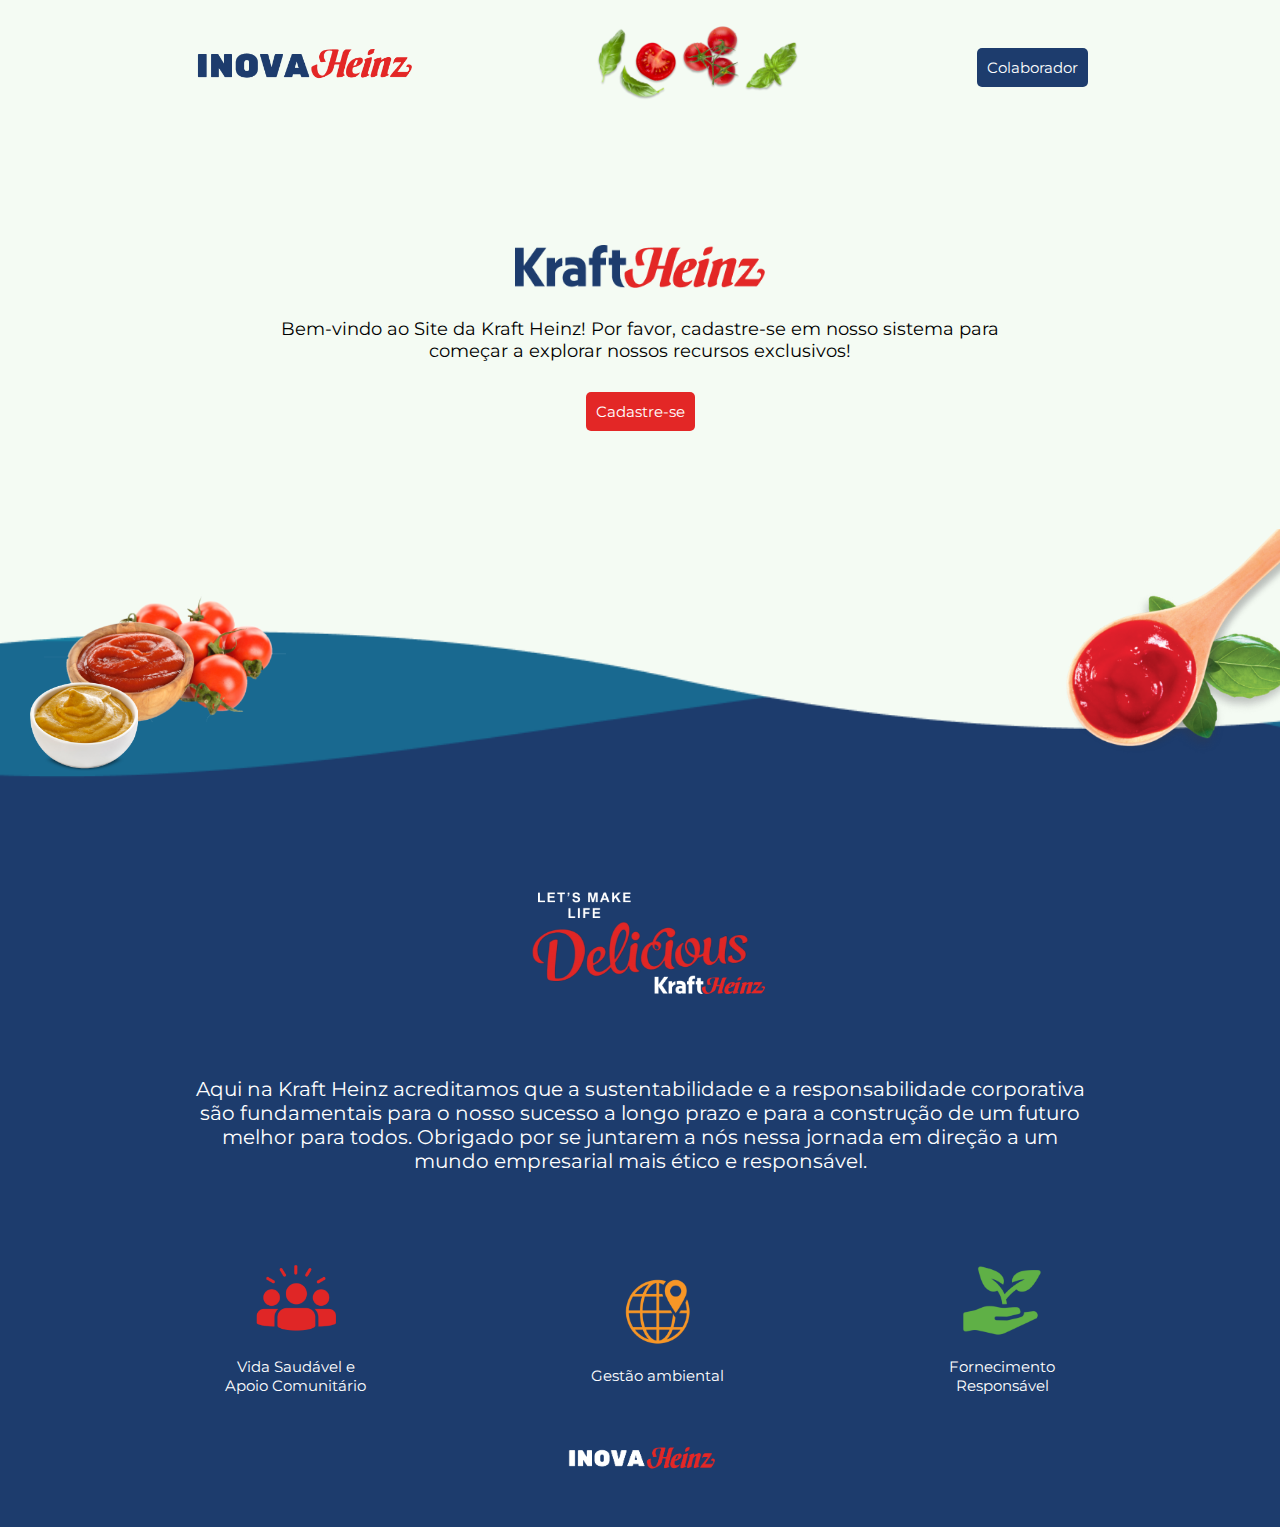
<file: index.html>
<!DOCTYPE html>
<html lang="en">

<head>
    <meta charset="UTF-8">
    <meta name="viewport" content="width=device-width, initial-scale=1.0">
    <title>InovaHeinz</title>


    <link rel="preconnect" href="https://fonts.googleapis.com">
    <link rel="preconnect" href="https://fonts.gstatic.com" crossorigin>
    <link href="https://fonts.googleapis.com/css2?family=Montserrat:wght@300;400&display=swap" rel="stylesheet">

    <script src="script.js"></script>
    <link rel="stylesheet" href="./css/style.css">
</head>

<body>

    <!-- header -->
    <section class="container">
        <div class="hero">
            <div class="header">

                <img class="inova-heinz-header" src="./images/inovaheinzlogo.png">
                <img class="img-header" src="./images/heroimg4.png">


                <a href="./indexLogin.html" class="btn-colaborador">Colaborador</a>
            </div>

            <!-- fim header -->

            <!-- início hero     -->

            <div class="container hero" id="">
                <div class="main-hero">
                    <img class="hraft-heinz-hero" src="./images/kraftheinzlogo.png">


                    <!-- <a href="" class="btn">Cadastre-se</a> -->

                    <div class="hero-text">
                        <p>
                            Bem-vindo ao Site da Kraft Heinz! Por favor, cadastre-se em nosso sistema para começar a
                            explorar nossos recursos exclusivos!
                        </p>
                    </div>

                    <a href="./indexCadastro.html" class="btn-cadastro">Cadastre-se</a>
                </div>
                <div class="images-hero">
                    <img class="inova-heinz-hero1" src="./images//heroimg1.png">
                    <img class="inova-heinz-hero2" src="./images//heroimg2.png">
                </div>
            </div>
        </div>
    </section>
    <!-- fim hero -->

    <!-- ESG APRESENTAÇÃO -->

    <section>
        <div class="esg-page">
            <div class="img-letsmake">
                <img src="./images/letsmake.png">
            </div>
            <div class="text-esg">
                <p>Aqui na Kraft Heinz acreditamos que a sustentabilidade e a responsabilidade corporativa
                    são fundamentais para o nosso sucesso a longo prazo e para a construção de um futuro
                    melhor para todos. Obrigado por se juntarem a nós nessa jornada em direção a um mundo
                    empresarial mais ético e responsável.</p>

            </div>

            <div class="esg-images">
                <div class="text1">
                    <img class="img-comunidade" src="./images/icon3_400.png">
                    <p>Vida Saudável e<br>
                        Apoio Comunitário</p>
                </div>
                <div class="text2">
                    <img class="img-gestao" src="./images/icon2_400.png">
                    <p>Gestão ambiental</p>
                </div>
                <div class="text3">
                    <img class="img-ambiente" src="./images/icon1_400.png">
                    <p>Fornecimento<br>
                        Responsável</p>
                </div>
            </div>

            <div class="footer">
                <img class="footer-img" src="./images/inovabranco.png">
            </div>
        </div>
    </section>


    <!-- ESG APRESENTAÇÃO -->

</body>

</html>
</file>
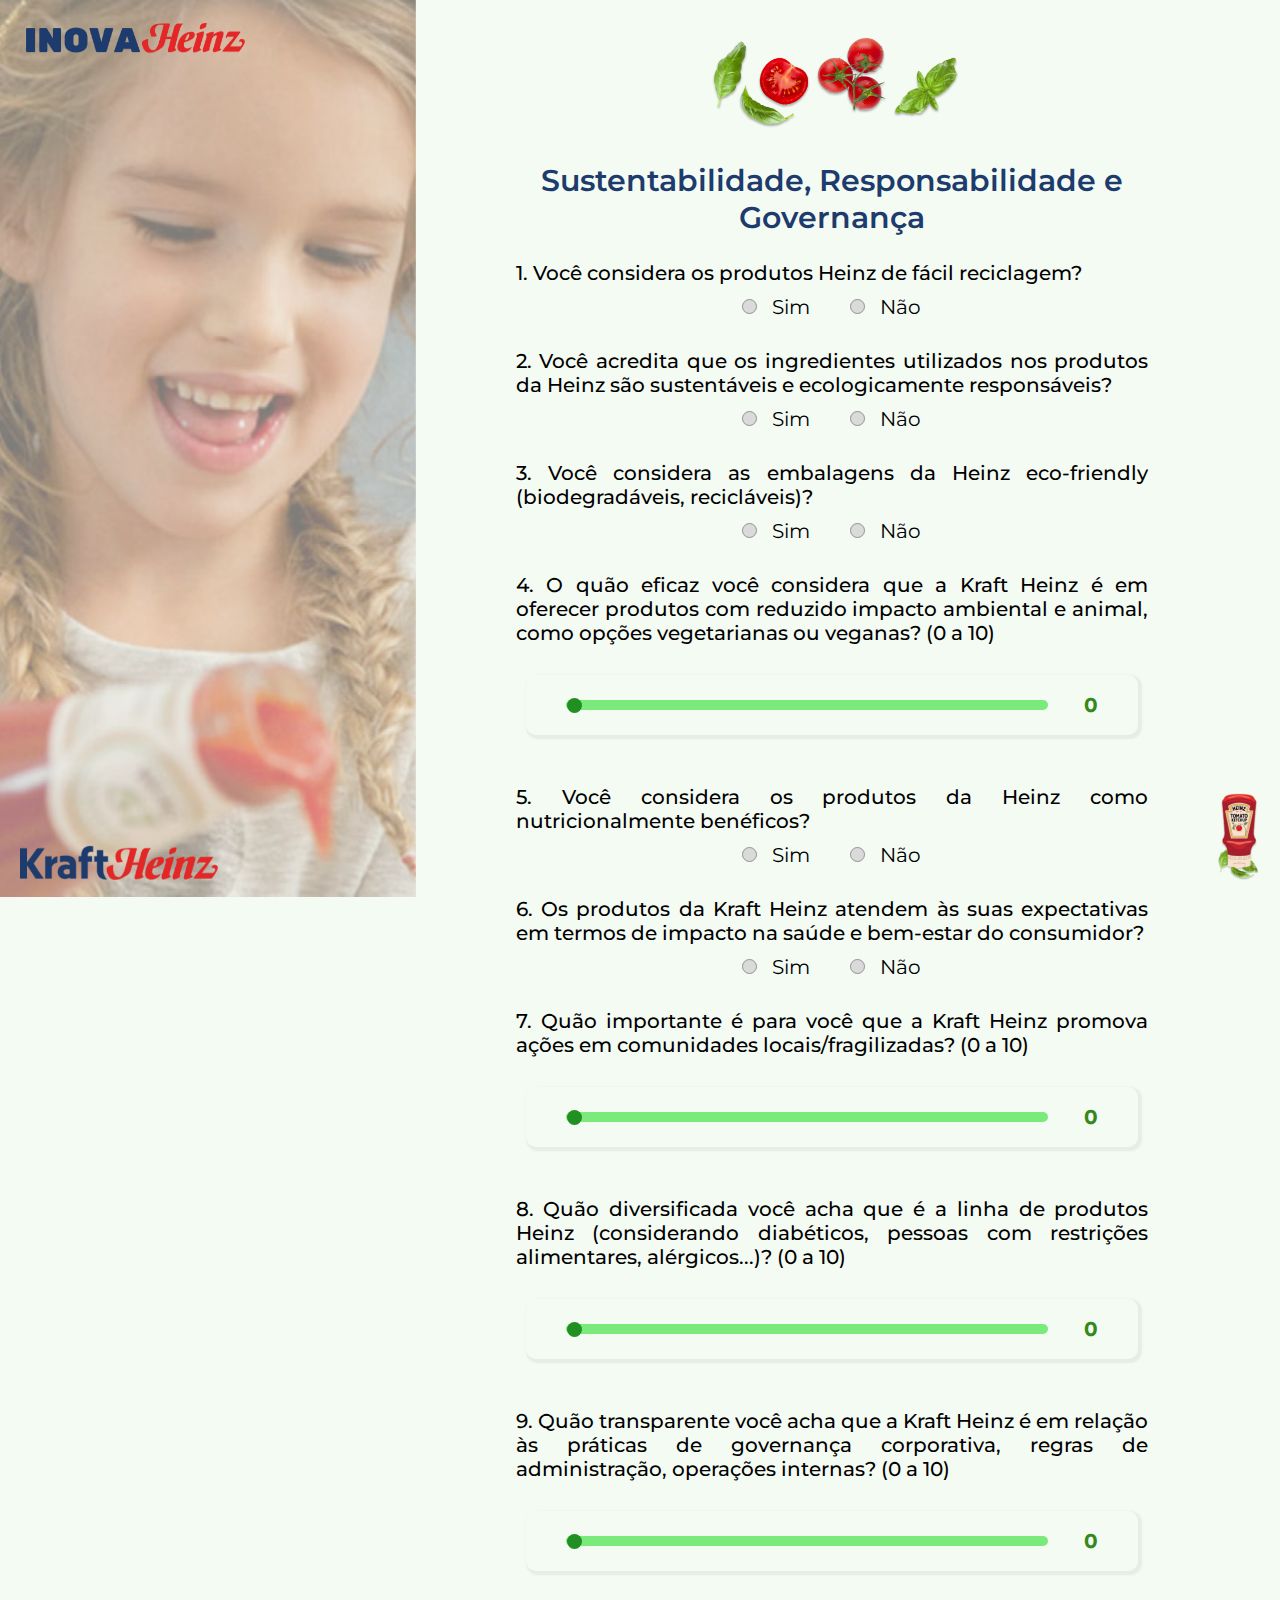
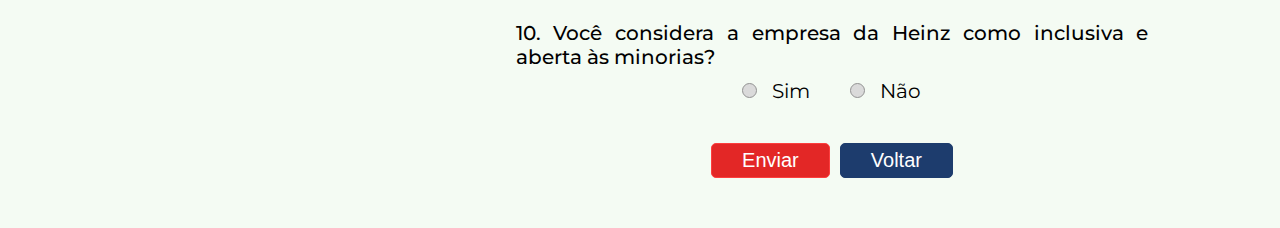
<file: cliente.html>
<!DOCTYPE html>
<html lang="en">

<head>
    <meta charset="UTF-8">
    <meta name="viewport" content="width=device-width, initial-scale=1.0">
    <title>Document</title>

    <link rel="preconnect" href="https://fonts.googleapis.com">
    <link rel="preconnect" href="https://fonts.gstatic.com" crossorigin>
    <link href="https://fonts.googleapis.com/css2?family=Montserrat:wght@300;400&display=swap" rel="stylesheet">

    <link rel="stylesheet" href="./css/forms.css">
</head>

<body>

    <div class="container">
        <div class="forms-page">
            <div class="img-fundo">
                <img class="fundo" src="./images/carrossel/kraft-heinz-glass-bottle-1024x577 1.png">
            </div>
            <div class="logo-container">
                <img class="logo-inova" src="./images/inovaheinzlogo.png">
                <img class="logo-kraft" src="./images/kraftheinzlogo.png">
            </div>

            <div class="ESG">
                <img class="tomato" src="./images/heroimg4.png">
                <h1>Sustentabilidade, Responsabilidade e Governança </h1>
                <form class="formulario" method="post">
                    <!--<h2>Ecológico:</h2>-->
                    <p>
                        <label>1. Você considera os produtos Heinz de fácil reciclagem?</label><br>
                    <div class="radio-check">
                        <label class="sim">
                            <input type="radio" name="reciclagem" value="Sim" class="radio"> Sim
                        </label>
                        <label class="nao">
                            <input type="radio" name="reciclagem" value="Não" class="radio"> Não
                        </label>
                    </div>
                    </p>
                    <p>
                        <label>2. Você acredita que os ingredientes utilizados nos produtos da Heinz são sustentáveis e
                            ecologicamente responsáveis?</label><br>

                    <div class="radio-check">
                        <label class="sim">
                            <input type="radio" name="ingredientes_sustentaveis" value="Sim" class="radio"> Sim
                        </label>
                        <label class="nao">
                            <input type="radio" name="ingredientes_sustentaveis" value="Não" class="radio"> Não
                        </label>
                    </div>

                    </p>
                    <p>
                        <label>3. Você considera as embalagens da Heinz eco-friendly (biodegradáveis,
                            recicláveis)?</label><br>
                    <div class="radio-check">
                        <label class="sim">
                            <input type="radio" name="embalagens_eco_friendly" value="Sim" class="radio"> Sim
                        </label>
                        <label class="nao">
                            <input type="radio" name="embalagens_eco_friendly" value="Não" class="radio"> Não
                        </label>
                    </div>

                    </p>
                    <p>
                        <label>4. O quão eficaz você considera que a Kraft Heinz é em oferecer produtos com reduzido
                            impacto ambiental e animal, como opções vegetarianas ou veganas? (0 a 10)</label><br>
                    <div class="range">
                        <input type="range" name="impacto_ambiental" min="0" max="10" step="1" class="slider" value=0>
                        <div class="value">10</div>
                    </div>
                    </p>

                    <!--<h2>Social:</h2>-->
                    <p>
                        <label>5. Você considera os produtos da Heinz como nutricionalmente benéficos?</label><br>
                    <div class="radio-check">
                        <label class="sim">
                            <input type="radio" name="nutricionalmente_beneficos" value="Sim" class="radio"> Sim
                        </label>
                        <label class="nao">
                            <input type="radio" name="nutricionalmente_beneficos" value="Não" class="radio"> Não
                        </label>
                    </div>

                    </p>
                    <p>
                        <label>6. Os produtos da Kraft Heinz atendem às suas expectativas em termos de impacto na saúde
                            e bem-estar do consumidor?</label><br>
                    <div class="radio-check">
                        <label class="sim">
                            <input type="radio" name="bem-estar" value="Sim" class="radio"> Sim
                        </label>
                        <label class="nao">
                            <input type="radio" name="bem-estar" value="Não" class="radio"> Não
                        </label>
                    </div>
                    </p>
                    <p>
                        <label>7. Quão importante é para você que a Kraft Heinz promova ações em comunidades
                            locais/fragilizadas? (0 a 10)</label><br>
                    <div class="range">
                        <input type="range" name="comunidades" min="0" max="10" step="1" class="slider" value=0>
                        <div class="value">10</div>
                    </div>
                    </p>
                    <p>
                        <label>8. Quão diversificada você acha que é a linha de produtos Heinz (considerando diabéticos,
                            pessoas com restrições alimentares, alérgicos...)? (0 a 10)</label><br>
                    <div class="range">
                        <input type="range" name="produtos" min="0" max="10" step="1" class="slider" value=0>
                        <div class="value">10</div>
                    </div>
                    </p>

                    <!--<h2>Governança:</h2>-->
                    <p>
                        <label>9. Quão transparente você acha que a Kraft Heinz é em relação às práticas de governança
                            corporativa, regras de administração, operações internas? (0 a 10)</label><br>
                    <div class="range">
                        <input type="range" name="governança" min="0" max="10" step="1" class="slider" value=0>
                        <div class="value">10</div>
                    </div>
                    </p>
                    <p>
                        <label>10. Você considera a empresa da Heinz como inclusiva e aberta às minorias?</label><br>
                    <div class="radio-check">
                        <label class="sim">
                            <input type="radio" name="diversidade" value="Sim" class="radio"> Sim
                        </label>
                        <label class="nao">
                            <input type="radio" name="diversidade" value="Não" class="radio"> Não
                        </label>
                    </div>
                    </p>

                </form>

                <div class="button-container">
                    <input type="submit" value="Enviar" class="enviar" id="open-modal">

                    <a href="indexCadastro.html">
                        <button type="button" class="voltar">Voltar</button>
                    </a>

                </div>
            </div>

            <div id="fade" class="hide"></div>
            <div id="modal" class="hide">
                <div class="modal-header">
                    <h2 class="modal-title">Obrigada!</h2>
                    <input type="button" value="Fechar" id="close-modal">
                </div>
                <div class="modal-body">
                    <p>
                        Aproveite as vantagens do seu cupom e tenha uma ótima experiência de compra! 🛍️🎁
                    </p>
                    <div class="cupon-gera">
                        <h3>jbdhbu123b</h3>
                    </div>
                </div>
                <img src="./images/inovabranco.png" alt="" class="imgmodal">
            </div>

            <div class="imagebotton">
                <img class="ilustration" src="./images/vetor1.png">
            </div>

        </div>
    </div>
    <script src="./js/script.js"></script>
    <script src="./js/modal.js"></script>
</body>

</html>
</file>
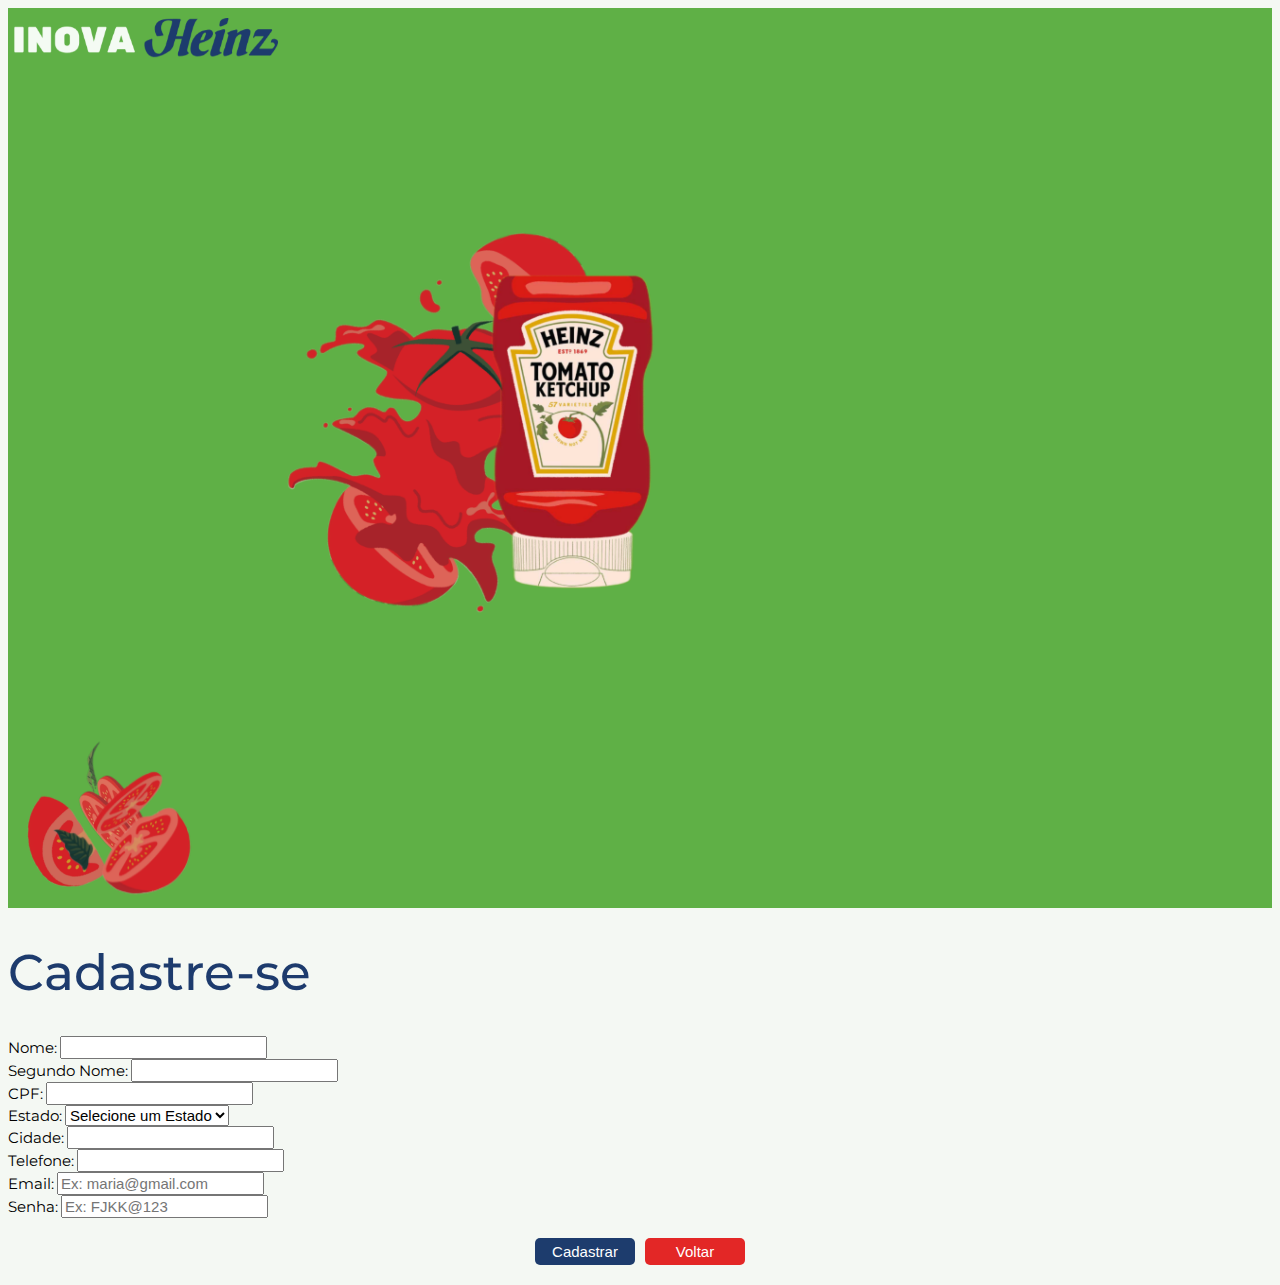
<file: indexCadastro.html>
<!DOCTYPE html>
<html lang="pt-BR">

<head>
    <meta charset="UTF-8">
    <meta name="viewport" content="width=device-width, initial-scale=1">
    <title>Cadastro</title>

    <link rel="preconnect" href="https://fonts.googleapis.com">
    <link rel="preconnect" href="https://fonts.gstatic.com" crossorigin>
    <link href="https://fonts.googleapis.com/css2?family=Montserrat:wght@300;400&family=Rubik:wght@300;400&display=swap"
        rel="stylesheet">

    <link rel="stylesheet" href="./css/cadastrostyle.css">
    <link href="https://cdn.jsdelivr.net/npm/bootstrap@5.2.0/dist/css/bootstrap.min.css" rel="stylesheet"
        integrity="sha384-gH2yIJqKdNHPEq0n4Mqa/HGKIhSkIHeL5AyhkYV8i59U5AR6csBvApHHNl/vI1Bx" crossorigin="anonymous">
</head>

<body>

    <div class="container-fluid row d-flex flex-row">
        <div class="background-fd bg-green py-5 col-md-6 d-flex flex-column align-items-center">

            <div class="col-12 col-sm-12 col-md-6 d-flex flex-column align-items-center justify-content-center">
                <img src="./images/Group 7.png" alt="Título Inova Heinz" class="img1">
                <img src="./images/Group 17.png" alt="Imagem Ketchup Heinz" class="img2">
            </div>

            <div class="col-12 col-sm-6 col-md-6 col-lg-3  bottom-0 start-0 mb-2">
                <img src="./images/Group 18.png" alt="" class="img3" style="position: fixed; bottom: 0; left: 0;">
            </div>

            <div class="col-12 col-sm-6 col-md-8 position-absolute bottom-0 end-0 mb-3">
                <img src="./images/Group 19.png" alt="" class="img4" style="position: fixed; bottom: 0; right: 50;">
            </div>
        </div>

        <div class="col-md-6 px-5 d-flex flex-column justify-content-center fomr-cadastro">
            <h1 class="title mt-5 mb-5">Cadastre-se</h1>
        

            <form class="col-md-12 d-flex flex-column justify-content-center align-items-center" method="post" action="RegisterCustomer">
                <div class="my mb-3 col-md-8">
                    <label for="name">Nome:</label>
                    <input type="text" id="name" name="name" class="form-control py-2" placeholder="">
                </div>
            
                <div class="my-3 col-md-8">
                    <label for="segundoNome">Segundo Nome:</label>
                    <input type="text" id="segundoNome" name="segundoNome" class="form-control py-2" placeholder="" required>
                </div>
            
                <div class="my-3 col-md-8">
                    <label for="cpf">CPF:</label>
                    <input type="text" id="cpf" name="cpf" class="form-control py-2" placeholder="" required>
                </div>
            
                <div class="my-3 col-md-8">
                    <label for="estado">Estado:</label>
                    <select id="estado" name="estado" class="form-control py-2" required>
                        <option value="" disabled selected>Selecione um Estado</option>
                        <option value="AC">Acre</option>
                        <option value="AL">Alagoas</option>
                        <option value="AP">Amapá</option>
                        <option value="AM">Amazonas</option>
                        <option value="BA">Bahia</option>
                        <option value="CE">Ceará</option>
                        <option value="DF">Distrito Federal</option>
                        <option value="ES">Espírito Santo</option>
                        <option value="GO">Goiás</option>
                        <option value="MA">Maranhão</option>
                        <option value="MT">Mato Grosso</option>
                        <option value="MS">Mato Grosso do Sul</option>
                        <option value="MG">Minas Gerais</option>
                        <option value="PA">Pará</option>
                        <option value="PB">Paraíba</option>
                        <option value="PR">Paraná</option>
                        <option value="PE">Pernambuco</option>
                        <option value="PI">Piauí</option>
                        <option value="RJ">Rio de Janeiro</option>
                        <option value="RN">Rio Grande do Norte</option>
                        <option value="RS">Rio Grande do Sul</option>
                        <option value="RO">Rondônia</option>
                        <option value="RR">Roraima</option>
                        <option value="SC">Santa Catarina</option>
                        <option value="SP">São Paulo</option>
                        <option value="SE">Sergipe</option>
                        <option value="TO">Tocantins</option>
                    </select>
                </div>
            
                <div class="my-3 col-md-8">
                    <label for="cidade">Cidade:</label>
                    <input type="text" id="cidade" name="cidade" class="form-control py-2" placeholder="" required>
                </div>
            
                <div class="my-3 col-md-8">
                    <label for="telefone">Telefone:</label>
                    <input type="text" id="telefone" name="telefone" class="form-control py-2" placeholder="" required>
                </div>
            
                <div class="my-3 col-md-8">
                    <label for="email">Email:</label>
                    <input type="email" id="email" name="email" class="form-control py-2" placeholder="Ex: maria@gmail.com" required>
                </div>
            
                <div class="my-3 col-md-8">
                    <label for="senha">Senha:</label>
                    <input type="password" id="senha" name="senha" class="form-control py-2" placeholder="Ex: FJKK@123" minlength="8"
                        maxlength="15" required>
                </div>

                <div class="button-cadastro my-3 d-flex justify-content-center mb-5">
                    <button type="submit" class="me-2 btn-cadastro">Cadastrar</button>
                <a href="index.html">
                    <button type="button" class="me-2 btn-back">Voltar</button>
                </a>
            </div>
            </form>

        
            
        </div>
    </div>

</body>

</html>
</file>
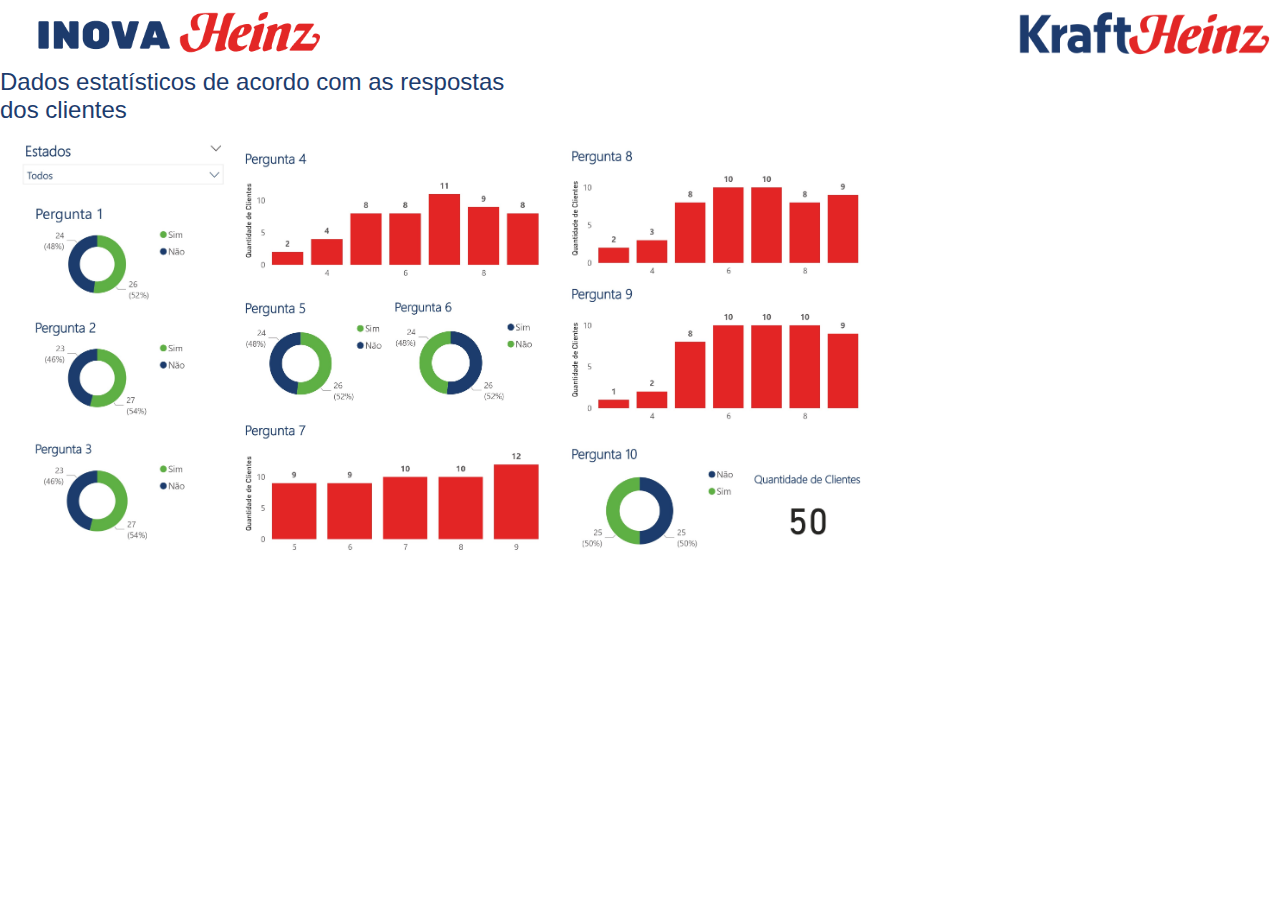
<file: indexGraficos.html>
<!DOCTYPE html>
<html lang="pt-BR">
<head>
    <meta charset="UTF-8">
    <meta name="viewport" content="width=device-width, initial-scale=1.0">
    <title>Gráficos</title>
    <link href="https://cdn.jsdelivr.net/npm/bootstrap@5.2.0/dist/css/bootstrap.min.css" rel="stylesheet"
        integrity="sha384-gH2yIJqKdNHPEq0n4Mqa/HGKIhSkIHeL5AyhkYV8i59U5AR6csBvApHHNl/vI1Bx" crossorigin="anonymous">
        <link rel="stylesheet" href="./css/styleGrafico.css">
</head>
<body>
    

    <article class="container mt-5 mb-5">

        <div class="justify-content-between d-flex flex-column justify-content-center">
            <div class="col-md-auto image-container">

                <img src="./imagensLogin/Group 7 (1).png" alt="" class="mr-md-10">

                <img class="kraftheiz-logo" src="./imagensLogin/pngwing 1.png"  alt="">
            </div>
        </div>

    </article>

    <div class="d-flex flex-column align-items-center justify-content-cente text">
        <p >
            Dados estatísticos de acordo com as respostas <br> <span class="d-flex justify-content-center">dos clientes</span> 
        </p>

        <div class="powerbi-graphs d-flex justify-content-center">
            <img src="./images/PowerBI-InovaHeinz.jpg">
            
        </div>
    </div>
</body>
</html>
</file>
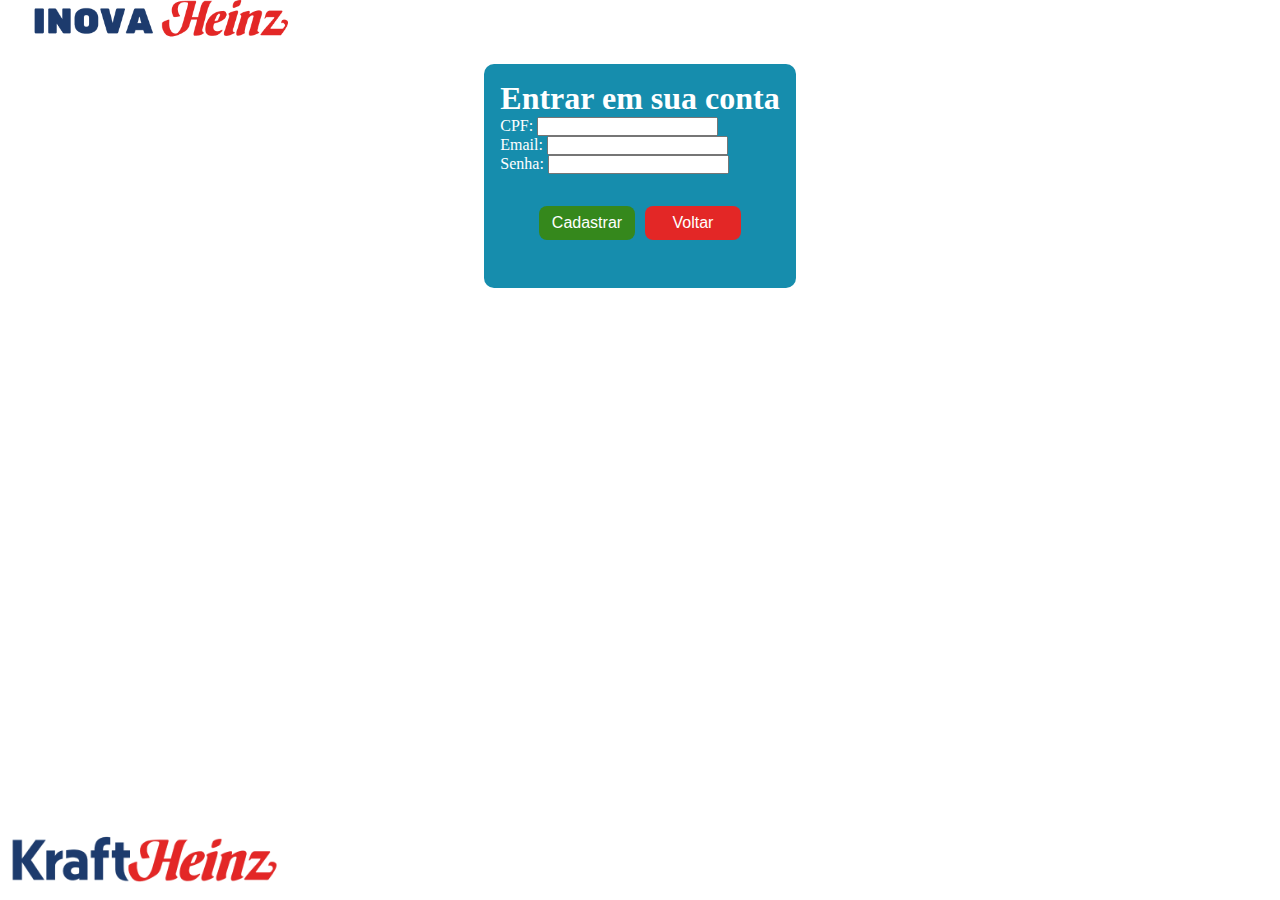
<file: indexLogin.html>
<!DOCTYPE html>
<html lang="pt-BR">

<head>
    <meta charset="UTF-8">
    <meta name="viewport" content="width=device-width, initial-scale=1.0">
    <title>Login</title>

    <link rel="preconnect" href="https://fonts.googleapis.com">
    <link rel="preconnect" href="https://fonts.gstatic.com" crossorigin>
    <link href="https://fonts.googleapis.com/css2?family=Montserrat:wght@300;400&family=Rubik:wght@300;400&display=swap"
        rel="stylesheet">

    <link href="https://cdn.jsdelivr.net/npm/bootstrap@5.2.0/dist/css/bootstrap.min.css" rel="stylesheet"
        integrity="sha384-gH2yIJqKdNHPEq0n4Mqa/HGKIhSkIHeL5AyhkYV8i59U5AR6csBvApHHNl/vI1Bx" crossorigin="anonymous">
        <link rel="stylesheet" href="./css/styleLogin.css">
</head>

<body>

    <div class="box-fluid row bg-background">

        <div class="firstimage d-flex align-items-center justify-content-center mt-5 mb-5">
            <img src="./imagensLogin/Group 7 (1).png" alt="">
        </div>

        

       <div class="bg-blue">

        <div class="d-flex align-items-center justify-content-center ">
            <form  action="" class="formulario col-md-6 px-3 d-flex flex-column">

                <div class="d-flex align-items-center justify-content-center mt-1 title">
                    <h1>Entrar em sua conta</h1>
                </div>
                <div class="mb-3 col-12 text">
                    <label for="cpf">CPF:</label>
                    <input type="text" id="cpf" class="form-control py-2" placeholder="">
                </div>
    
                <div class="mb-3 col-12 text">
                    <label for="">Email:</label>
                    <input type="text" id="email" class="form-control py-2" placeholder="" required>
                </div>
    
                <div class="mb-3 col-12 text">
                    <label for="senha">Senha:</label>
                    <input type="password" id="senha" class="form-control py-2" placeholder= "" minlength="8"
                        maxlength="15" required>
                </div>

                <div class="button-page justify-content-end justify-content-center">
                    
                    <div>
                        <button type="submit" class="btn-cadastro">Cadastrar</button>
                        <!--ir para a index graficos-->
                    </div>

                    <div>
                        <button type="button" class="btn-back">Voltar</button>
                    </div>
    
                </div>
    
            </form>
        </div>
        
      
       </div>

       <div class="lastimage d-flex align-items-center justify-content-center mt-5 mb-5">
        <img src="./imagensLogin/pngwing 1.png" alt="">
       </div>

        
    </div>


</body>

</html>
</file>
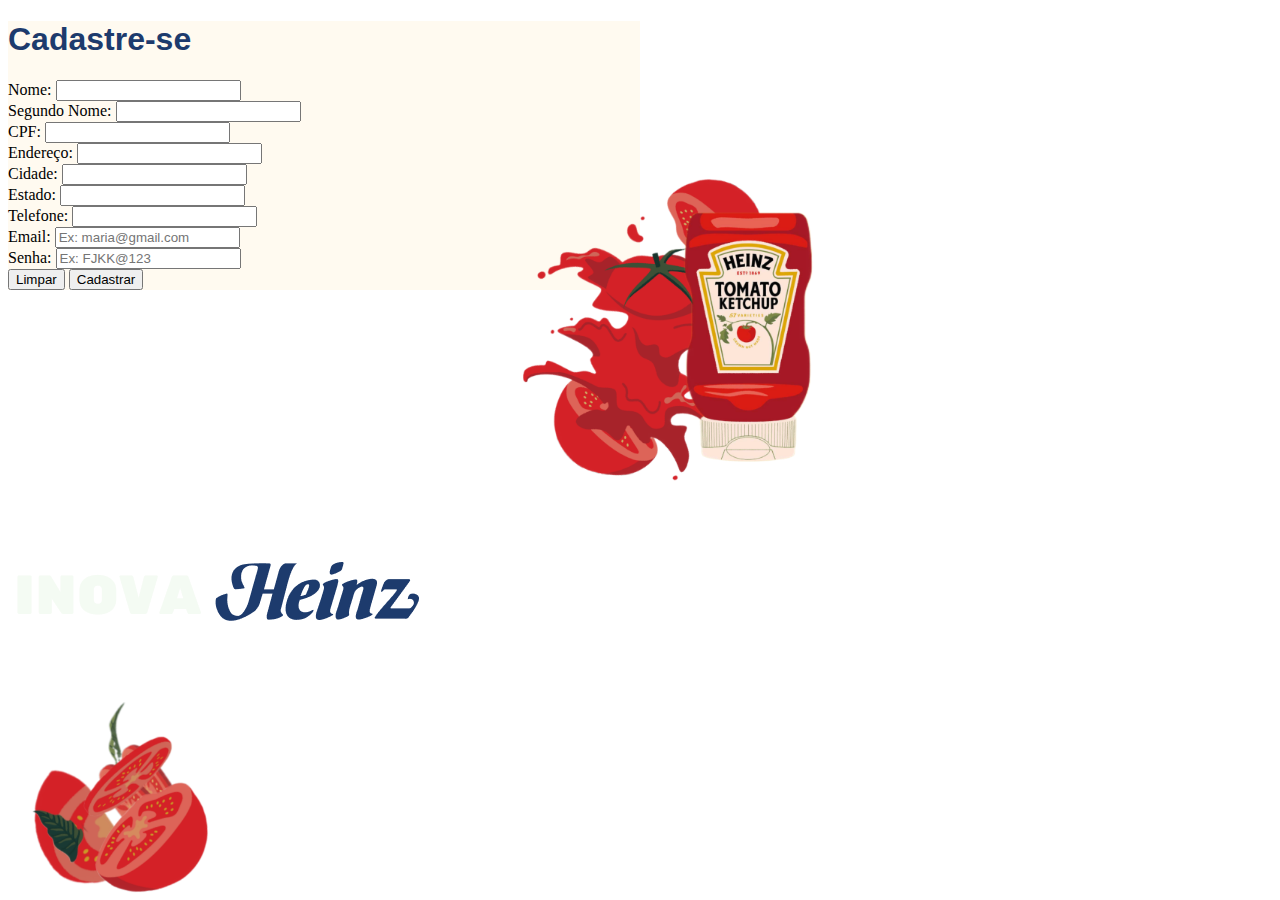
<file: cadastro/indexCadastro.html>
<!DOCTYPE html>
<html lang="pt-BR">

<head>
    <meta charset="UTF-8">
    <meta name="viewport" content="width=device-width, initial-scale=1">
    <title>Cadastro</title>
    <link rel="stylesheet" href="./style.css">
    <link href="https://cdn.jsdelivr.net/npm/bootstrap@5.2.0/dist/css/bootstrap.min.css" rel="stylesheet"
        integrity="sha384-gH2yIJqKdNHPEq0n4Mqa/HGKIhSkIHeL5AyhkYV8i59U5AR6csBvApHHNl/vI1Bx" crossorigin="anonymous">
</head>

<body>

    <div class="container-fluid row">
        <div class="bg-green py-5 col-md-6 d-flex flex-column align-items-center">

            <div class="col-12 col-sm-12 col-md-6 d-flex flex-column align-items-center justify-content-center"
                style="position: fixed;">
                <img src="./imagens/Group 7.png" alt="Título Inova Heinz" class="img1">
                <img src="./imagens/Group 17.png" alt="Imagem Ketchup Heinz" class="img2">
            </div>

            <div class="col-12 col-sm-6 col-md-6 col-lg-3 position-absolute bottom-0 start-0 mb-2">
                <img src="./imagens/Group 18.png" alt="" class="img3" style="position: fixed; bottom: 0; left: 0;">
            </div>

            <div class="col-12 col-sm-6 col-md-8 position-absolute bottom-0 end-0 mb-3">
                <img src="./imagens/Group 19.png" alt="" class="img4" style="position: fixed; bottom: 0; right: 50;">
            </div>

        </div>

        <div class="col-md-6 px-5 d-flex flex-column align-items-center justify-content-center bg-bege">
            <h1 class="display-4 texto mt-5 mb-5">Cadastre-se</h1>

            <div class="my mb-3 col-md-6">
                <label for="name">Nome:</label>
                <input type="text" id="name" class="form-control py-2" placeholder="">
            </div>

            <div class="my-3 col-md-6">
                <label for="segundoNome">Segundo Nome:</label>
                <input type="text" id="segundoNome" class="form-control py-2" placeholder="" required>
            </div>

            <div class="my-3 col-md-6">
                <label for="cpf">CPF:</label>
                <input type="text" id="cpf" class="form-control py-2" placeholder="" required>
            </div>

            <div class="my-3 col-md-6">
                <label for="endereço">Endereço:</label>
                <input type="text" id="endereço" class="form-control py-2" required>
            </div>

            <div class="my-3 col-md-6">
                <label for="cidade">Cidade:</label>
                <input type="text" id="cidade" class="form-control py-2" placeholder="" required>
            </div>

            <div class="my-3  col-md-6">
                <label for="estado">Estado:</label>
                <input type="text" id="estado" class="form-control py-2" placeholder="" required>
            </div>

            <div class="my-3 col-md-6">
                <label for="telefone">Telefone:</label>
                <input type="text" id="telefone" class="form-control py-2" placeholder="" required>
            </div>

            <div class="my-3 col-md-6">
                <label for="">Email:</label>
                <input type="text" id="email" class="form-control py-2" placeholder="Ex: maria@gmail.com" required>
            </div>

            <div class="my-3 col-md-6">
                <label for="senha">Senha:</label>
                <input type="password" id="senha" class="form-control py-2" placeholder="Ex: FJKK@123" minlength="8"
                    maxlength="15" required>
            </div>



            <div class="co-12 my-3 d-flex justify-content-end mb-5">
                <button type="button" class="btn btn-danger me-2 ">Limpar</button>
                <button type="submit" class="btn btn-success me-2">Cadastrar</button>
            </div>

        </div>
    </div>

</body>

</html>
</file>
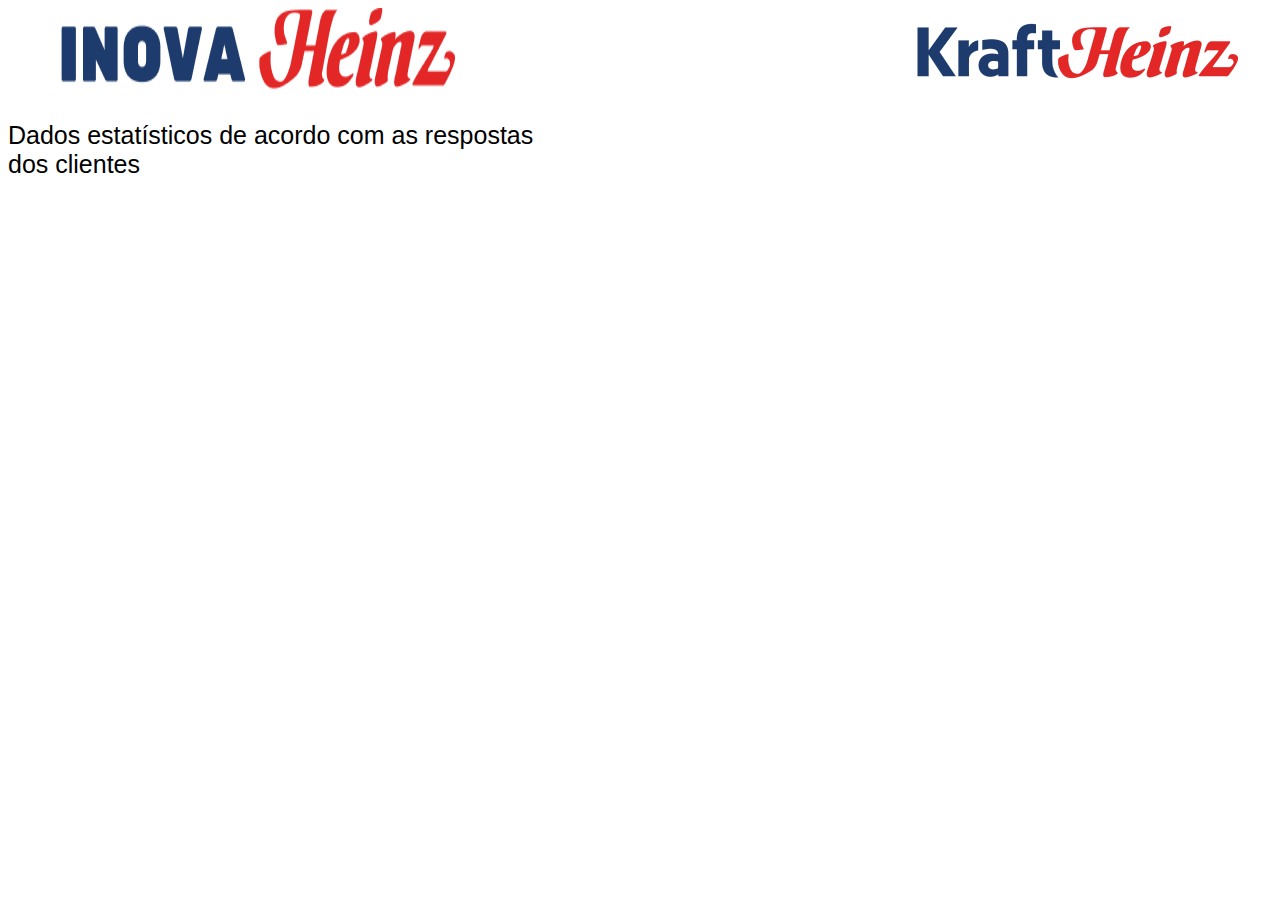
<file: cadastro/indexGraficos.html>
<!DOCTYPE html>
<html lang="pt-BR">
<head>
    <meta charset="UTF-8">
    <meta name="viewport" content="width=device-width, initial-scale=1.0">
    <title>Gráficos</title>
    <link href="https://cdn.jsdelivr.net/npm/bootstrap@5.2.0/dist/css/bootstrap.min.css" rel="stylesheet"
        integrity="sha384-gH2yIJqKdNHPEq0n4Mqa/HGKIhSkIHeL5AyhkYV8i59U5AR6csBvApHHNl/vI1Bx" crossorigin="anonymous">
        <link rel="stylesheet" href="./styleGrafico.css">
</head>
<body>
    

    <article class="container mt-5 mb-5">

        <div class="justify-content-between d-flex flex-column justify-content-center">
            <div class="col-md-auto image-container">

                <img src="./imagensLogin/Group 7 (1).png" alt="" class="mr-md-10">

                <img src="./imagensLogin/pngwing 1.png"  alt="">
            </div>
        </div>

    </article>

    <div class="d-flex align-items-center justify-content-center mt-5 mb-5 text">
        <p class="">
            Dados estatísticos de acordo com as respostas <br> <span class="d-flex justify-content-center">dos clientes</span> 
        </p>
    </div>
</body>
</html>
</file>
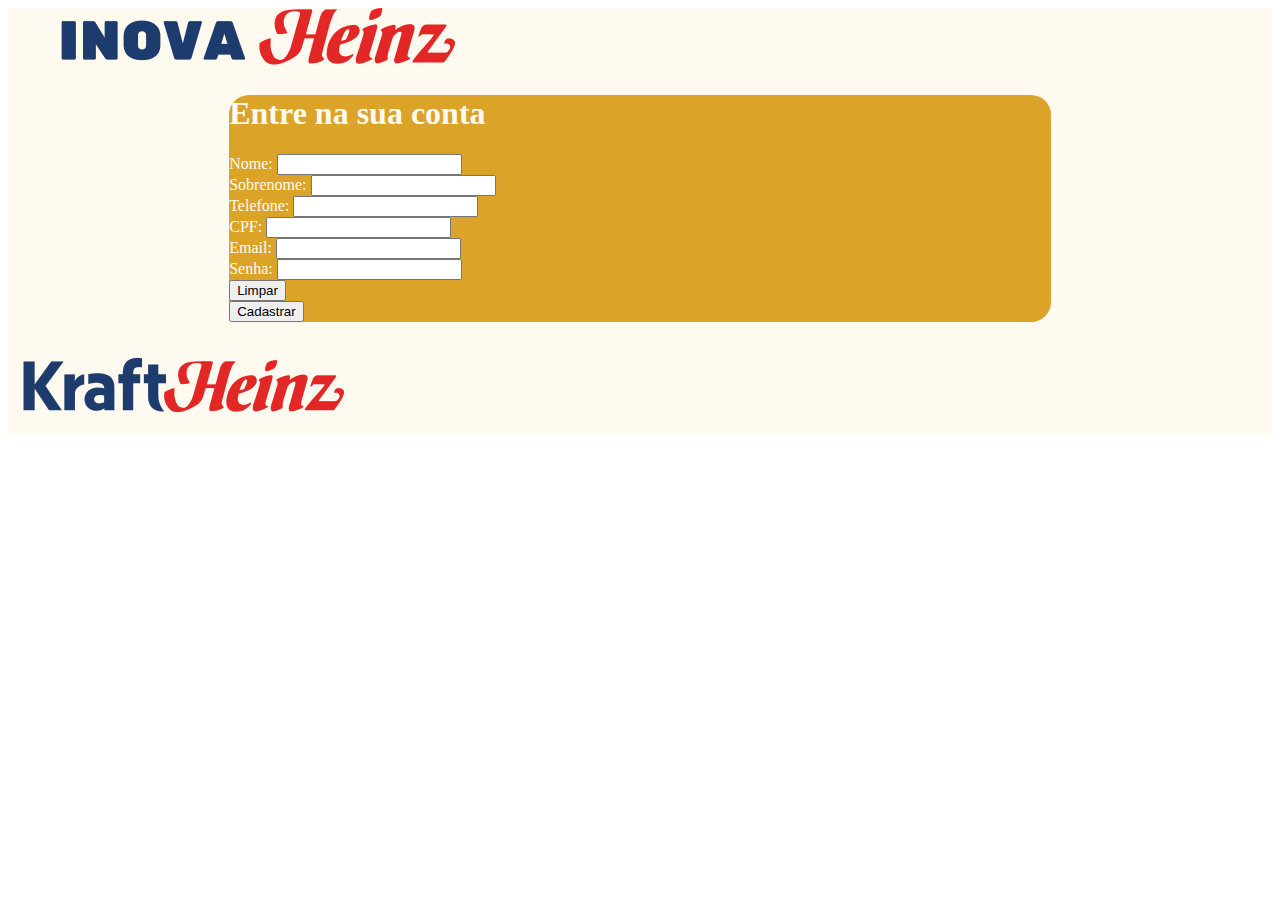
<file: cadastro/indexLogin.html>
<!DOCTYPE html>
<html lang="pt-BR">

<head>
    <meta charset="UTF-8">
    <meta name="viewport" content="width=device-width, initial-scale=1.0">
    <title>Login</title>
    <link href="https://cdn.jsdelivr.net/npm/bootstrap@5.2.0/dist/css/bootstrap.min.css" rel="stylesheet"
        integrity="sha384-gH2yIJqKdNHPEq0n4Mqa/HGKIhSkIHeL5AyhkYV8i59U5AR6csBvApHHNl/vI1Bx" crossorigin="anonymous">
        <link rel="stylesheet" href="./styleLogin.css">
</head>

<body>

    <div class="box-fluid row bg-background">

        <div class="d-flex align-items-center justify-content-center mt-5 mb-5">
            <img src="./imagensLogin/Group 7 (1).png" alt="">
        </div>

        

       <div class="bg-yellow">

        <div class="d-flex align-items-center justify-content-center mt-5 title">
            <h1>Entre na sua conta</h1>
        </div>

        <div class="d-flex align-items-center justify-content-center ">
            <form action="" class="col-md-4 px-3 d-flex flex-column">

                <div class="mb-3 col-12 mt-5 text">
                    <label for="name">Nome:</label>
                    <input type="text" id="name" class="form-control py-2" placeholder="">
                </div>
    
                <div class="mb-3 col-12 text">
                    <label for="sobrename">Sobrenome:</label>
                    <input type="text" id="sobrenome" class="form-control py-2" placeholder="">
                </div>
    
                <div class="mb-3 col-12 text">
                    <label for="name">Telefone:</label>
                    <input type="text" id="tel" class="form-control py-2" placeholder="">
                </div>
    
                <div class="mb-3 col-12 text">
                    <label for="cpf">CPF:</label>
                    <input type="text" id="cpf" class="form-control py-2" placeholder="">
                </div>
    
                <div class="mb-3 col-12 text">
                    <label for="">Email:</label>
                    <input type="text" id="email" class="form-control py-2" placeholder="" required>
                </div>
    
                <div class="mb-5 col-12 text">
                    <label for="senha">Senha:</label>
                    <input type="password" id="senha" class="form-control py-2" placeholder= "" minlength="8"
                        maxlength="15" required>
                </div>

                <div class="d-flex justify-content-end justify-content-center">

                    <div>
                        <button type="button" class="btn btn-danger me-2 btn-limpar">Limpar</button>
                    </div>
    
                    <div>
                        <button type="submit" class="btn btn-success me-2 mb-5">Cadastrar</button>
                    </div>
                </div>
    
            </form>

           
    
        </div>
        
      
       </div>

       <div class="d-flex align-items-center justify-content-center mt-5 mb-5">
        <img src="./imagensLogin/pngwing 1.png" alt="">
       </div>

        
    </div>


</body>

</html>
</file>
<file: css/cadastrostyle.css>
body {
    background-color: #F4F8F3;
    font-family: 'Montserrat', sans-serif;
}

:root {
    --dark-blue: #1D3C6D;
    --light: #fff;
    --red: #E32726;
    --light-red: #fd3e3e;
    --green-light: rgb(122, 235, 122);
    --green: #35881c;
    --yellow: #DBA328;
}

html {
    scroll-behavior: smooth;
    font-size: 62.5%;
}

.background-fd{
    background-color: #5FB046;
    height: 100vh;
}


.div {
    display: flex;
    justify-content: center;
}

.title {
    color: #1D3B6D;
    font-family: 'Montserrat', sans-serif;
    font-weight: 500 !important;
    font-size: 5rem;
}


label {
    font-size: 1.5rem;
    margin-bottom: 0.5rem;
    font-weight: 400;
    text-align: center;
}

.form-control {
    font-size: 1.5rem !important;
}

.fomr-cadastro {
    align-items: center;
}

.img1 {
    margin-top: 1rem;
    width: 30vh;
    position: fixed;
}

.img4 {
    width: 20vh;
    margin-left: 2%;
    bottom: 0;
}

.img3 {
    width: 20vh;
    bottom: 0;
    left: 0;
}

.img2 { 
    width: 70vh;
    position: fixed;
    top: 25%;
    left: 25%;
    transform: translate(-25%, -25%);

}

.btn-cadastro {
    border: none;
    background-color: var(--dark-blue);
    padding: 0.5rem 1rem;
    color: white;
    font-size: 1.5rem;
    border-radius: 0.5rem;
    cursor: pointer;
    width: 10rem;
}

.btn-cadastro:hover {
    background-color: var(--green);
    transition: cubic-bezier(0.075, 0.82, 0.165, 1);
    border: none;
}

.btn-back {
    border: none;
    background-color: var(--red);
    padding: 0.5rem 1rem;
    color: white;
    font-size: 1.5rem;
    border-radius: 0.5rem;
    cursor: pointer;
    width: 10rem;
}

.btn-back:hover {
    background-color: var(--yellow);
    transition: cubic-bezier(0.075, 0.82, 0.165, 1);
    border: none;
}

.button-cadastro {
    display: flex;
    gap: 10px;
    justify-content: center;
    margin: 2rem;
}
</file>
<file: css/styleGrafico.css>
* {
    margin: 0;
    padding: 0;
    box-sizing: border-box;
}

body {
    font-family: 'Montserrat', sans-serif;
}

.box {
    display: flex;
    flex-direction: row;
    align-items: center;
    padding: 2rem;
    position: relative;
    text-align: center;
}

.imagem{
    margin-right: auto 100px; 
    margin-left: auto 100px; 
}

.image-container {
    display: flex;
    justify-content: space-between; 
    align-items: center;
}

.kraftheiz-logo{
    width: 17rem !important;
}

.image-container img {
    justify-content: space-between;
    width: 20rem;
}

.text{
    font-family: 'Inter Tight', sans-serif;
    font-size: 1.5rem;
    font-weight: light;
    color: #1D3C6D;
    font-weight: 200;
}

.powerbi-graphs img{
    width: 70%;
}
</file>
<file: cadastro/style.css>
.bg-green{
    background-color: #5FB046;
    width: 50%;
}

.formulario{
    width: 50%;
}

.div {
    display: flex;
    justify-content: center;
}


.texto{

    color: #1D3B6D;
    font-weight: bold;
    font-family: 'Rubik', sans-serif;
}

.img4 {
    width: 230px;
}

.img3 {
    width: 225px;
}

.bg-bege{
    background-color: #FFFAF0;
    width: 50%;
}

.img2{
    width: 500px;
}
</file>
<file: cadastro/styleGrafico.css>
.box {
    display: flex;
    flex-direction: row;
    align-items: center;
    padding: 2rem;
    position: relative;
    text-align: center;
    
    
}

.imagem{
    margin-right: auto 100px; 
    margin-left: auto 100px; 
}

.image-container {
    display: flex;
    justify-content: space-between; 
}

.image-container img {
    margin-right: 20px; 
}

.text{
    font-family: 'Inter Tight', sans-serif;
    font-size: 25px;
    font-weight: light;

}
</file>
<file: cadastro/styleLogin.css>
.bg-yellow{
    background-color:#DBA328;
    width: 65%; 
    
    height: auto; 
    position: relative; 
    border-radius: 20px; 
    margin: 20px auto; 
  
}

.bg-background{
    background-color:  #FFFAF0;
}

.title{
    color: #FFFAF0;
}

.text{
    color: #FFFAF0;
    font-weight: 400;
}
</file>
<file: css/style.css>
/* reset CSS */
* {
    margin: 0;
    padding: 0;
    box-sizing: border-box;
}

/* variáveis*/
:root {
    --dark-blue: #1D3C6D;
    --light: #fff;
    --red: #E32726;
    --light-red: #fd3e3e;
    --green-light: rgb(122, 235, 122);
    --green: #35881c;
    --yellow: #DBA328;
}

/* fim variáveis */

/* Formatações genéricas */
body {
    font-family: 'Montserrat', sans-serif;
    background-color: var(--dark-blue);
}

html {
    scroll-behavior: smooth;
    font-size: 62.5%;
}

a {
    text-decoration: none;
    color: var(--light);
    font-size: 1rem;
}

p {
    font-weight: 400;
}

h2,
h1 {
    font-weight: 600;
}

/* fim formatações genéricas */

/* container */

.container {
    width: 100%;
    height: 90vh;
    background-repeat: no-repeat;
    background-size: cover;
    background-position: center;
    background-attachment: fixed;
    background-size: cover;
}

/* fim container */

/* formatação header */


.header {
    display: flex;
    align-items: center;
    text-align: center;
    flex-direction: row;
    justify-content: space-evenly;
    padding: 2rem;
    position: relative;
}

.inova-heinz-header {
    width: 22rem;
    text-align: center;
}

.img-header {
    width: 22rem;
    text-align: center;
}

.btn-colaborador {
    background-color: var(--dark-blue);
    padding: 1rem;
    border-radius: 0.5rem;
    font-size: 1.5rem;
}

.btn-colaborador:hover {
    background-color: var(--yellow);
    transition: cubic-bezier(0.075, 0.82, 0.165, 1);
    border: none;
}



/* hero */
.hero {
    width: 100%;
    height: 75vh;
    background: url(../images/fundohome.png);
    background-size: cover;
    background-repeat: no-repeat;
    background-size: cover;
    background-position: center;
}

.main-hero {
    display: flex;
    flex-direction: column;
    align-items: center;
    justify-content: center;
    text-align: center;
    height: 45vh;
}

.hraft-heinz-hero {
    width: 25rem;
}

.btn-cadastro {
    background-color: var(--red);
    padding: 1rem;
    border-radius: 0.5rem;
    font-size: 1.5rem;
}

.btn-cadastro:hover {
    background-color: var(--green);
    transition: cubic-bezier(0.075, 0.82, 0.165, 1);
    border: none;
}

.hero-text {
    font-size: 1.8rem;
    width: 80vh;
    margin: 3rem 0;
}

.inova-heinz-hero1 {
    margin: 0 3rem;
    width: 20%;
}

.inova-heinz-hero2 {
    width: 20%;
}

.images-hero {
    justify-content: space-between;
    width: 100%;
    height: 30vh;
    display: flex;
    flex-direction: row;
    align-items: center;
}


/* esg apresentação */

.esg-page {
    width: 100%;
    height: 50vh;
    position: absolute;
    display: flex;
    flex-direction: column;
    align-items: center;
    text-align: center;
    padding: 8rem 0;
}

.esg-page p {
    color: var(--light);
}

.img-letsmake img {
    width: 25rem;

}

.text-esg {
    font-size: 2rem;
    width: 100vh;
    margin: 8rem 0;
}



.img-comunidade,
.img-gestao,
.img-ambiente {
    width: 10rem;
}


.esg-images {
    width: 100%;
    justify-content: space-evenly;
    display: flex;
    flex-direction: row;
    font-size: 1.5rem;
    align-items: center;

}



.footer {
    width: 100%
}

.footer img {
    width: 15rem;
    margin: 5rem;
}
</file>
<file: css/forms.css>
/* reset CSS */
* {
    margin: 0;
    padding: 0;
    box-sizing: border-box;
}

/* variáveis*/
:root {
    --dark-blue: #1D3C6D;
    --light: #fff;
    --red: #E32726;
    --light-red: #fd3e3e;
    --green-light: rgb(122, 235, 122);
    --green: #35881c;
    --yellow: #DBA328;
}

/* Formatações genéricas */
body {
    font-family: 'Montserrat', sans-serif;
    background-color: #F4FBF3;
}

html {
    scroll-behavior: smooth;
    font-size: 62.5%;
}

a {
    text-decoration: none;
    color: var(--light);
    font-size: 1rem;
}

p {
    font-weight: 400;
}

h2,
h1 {

    font-weight: 600;
}

/**********************/

.img-fundo {
    max-width: 70vh;
    position: relative;
}

.fundo {
    max-width: 70vh;
    max-height: 100%;
    position: fixed;
}

.logo-container {
    display: flex;
    flex-direction: column;
    position: absolute;
}

.logo-inova {
    width: 25vh;
    position: fixed;
    margin: 2rem;
}

.logo-kraft {
    width: 22vh;
    position: fixed;
    bottom: 0;
    margin: 2rem;
}

/* container */
/* .container {
    width: 100%;
    flex-direction: column;
    display: flex;
    justify-content: center;
    align-items: center;
    background-repeat: no-repeat;
    background-size: cover;
    background-position: center;
    background-attachment: fixed;
} */

/* fim container */


/* formulario *************************/

.formulario {
    width: 100%;
    max-width: 85%;
}

.ESG {
    display: flex;
    flex-direction: column;
    align-items: center;
    justify-content: center;
    text-align: justify;
    width: 100%;
    max-width: 60%;
    margin-left: auto;
    margin-right: 5%;
    position: relative;
    padding: 3rem 0;
}

.tomato {
    width: 30vh;
    text-align: center;
    align-self: center;
}

.ESG h1,
h2 {
    color: var(--dark-blue);
    text-align: center;
    font-size: 3rem;
    margin: 1.5rem 0;
    right: 0;
    max-width: 90%;

}

.ESG p {
    font-size: 2rem;
    padding: 1rem;
    flex-direction: column;
    font-weight: 500;
}

.radio-check {
    display: flex;
    align-items: center;
    justify-content: center;
    text-align: justify;
    font-size: 2rem;
    gap: 4rem;
}


.radio {
    appearance: none;
    background-color: rgb(218, 218, 218);
    width: 15px;
    height: 15px;
    border: 1px solid #929292;
    border-radius: 10px;
    margin-right: 10px;
}

.radio:checked {
    background-color: var(--light-red);
    border: 1px solid #ff0000;
}

.slider {
    width: 80%;
    appearance: none;
    background-color: var(--green-light);
    border-radius: 10px;
    padding: 1px;
    margin: 2rem 0;
    height: 10px;
}

.slider::-webkit-slider-thumb {
    appearance: none;
    display: block;
    width: 15px;
    height: 15px;
    padding: 5px;
    background-color: rgb(33, 143, 33);
    border-radius: 10px;
}

.range {
    display: flex;
    align-items: center;
    justify-content: space-evenly;
    padding: 0.5rem;
    box-shadow: 2px 2px 2px 2px rgba(179, 179, 179, 0.2);
    margin: 2rem;
    border-radius: 10px;
}

.value {
    color: var(--green);
    font-weight: bold;
    font-size: 2rem;
}

.button-container {
    display: flex;
    gap: 10px;
    justify-content: center;
    margin: 2rem;
}

.enviar {
    border: 1px solid var(--light-red);
    background-color: var(--red);
    padding: 0.5rem 3rem;
    color: white;
    font-size: 2rem;
    border-radius: 0.5rem;
    cursor: pointer;

}

.voltar {
    background-color: var(--dark-blue);
    border: 1px solid var(--dark-blue);
    padding: 0.5rem 3rem;
    color: white;
    font-size: 2rem;
    border-radius: 0.5rem;
    cursor: pointer;
}

.enviar:hover {
    background-color: var(--green);
    transition: cubic-bezier(0.075, 0.82, 0.165, 1);
    border: none;
}

.voltar:hover {
    background-color: var(--yellow);
    transition: cubic-bezier(0.075, 0.82, 0.165, 1);
    border: none;
}

.ilustration {
    position: fixed;
    bottom: 3px;
    right: 0;
    padding: 10px;
    width: 8rem;
}

/*modal*/

#fade {
    position: fixed;
    top: 0;
    left: 0;
    width: 100%;
    height: 100%;
    background-color: rgba(0, 0, 0, 0.6);
    z-index: 5;
}

#modal {
    position: fixed;
    left: 50%;
    top: 50%;
    transform: translate(-50%, -50%);
    width: 400px;
    max-width: 90%;
    color: var(--light);
    background-color: #168DAD;
    padding: 1rem;
    border-radius: 0.5rem;
    z-index: 10;
    display: flex;
    flex-direction: column;
}

.modal-title {
    color: white;
    font-weight: 500;
}

#close-modal {
    border: 1px solid var(--light-red);
    background-color: var(--red);
    padding: .5rem;
    color: white;
    font-size: 1.5rem;
    border-radius: 0.5rem;
    border: none;
    cursor: pointer;
}

#close-modal:hover {
    background-color: var(--green);
    transition: cubic-bezier(0.075, 0.82, 0.165, 1);
    border: none;
}

#fade,
#modal {
    transition: 0.5s;
    opacity: 1;
    pointer-events: all;
}

.modal-header {
    display: flex;
    justify-content: space-between;
    align-items: center;
    margin: 1rem;
}

.modal-body p {
    font-size: 1.3rem;
    font-weight: 600;
    margin: 1rem 1rem 3rem 1rem;
    text-align: justify;
}

.cupon-gera {
    padding: 1rem 0;
    background-color: var(--green);
    border-radius: 1rem;
    padding: 1rem;
    text-align: center;
    align-self: center;
    margin: 0 auto;
    width: 10rem;
}


.imgmodal {
    align-self: center;
    width: 15rem;
    margin: 2rem 0;
}

#modal.hide,
#fade.hide {
    opacity: 0;
    pointer-events: none;
}

#modal.hide {
    top: 0;
}
</file>
<file: css/styleLogin.css>
/* reset CSS */
 * {
    margin: 0;
    padding: 0;
    box-sizing: border-box;
}

/* variáveis*/
:root {
    --dark-blue: #1D3C6D;
    --light: #fff;
    --red: #E32726;
    --light-red: #fd3e3e;
    --green-light: rgb(122, 235, 122);
    --green: #35881c;
    --yellow: #DBA328;
}

body {
    overflow-x: hidden;
}

.box-fluid {
    min-height: 100vh;
    display: flex;
    flex-direction: column;
    justify-content: space-between;
}

.bg-blue {
    flex-grow: 1;
    padding: 20px;
    margin: 0 auto;
    justify-content: center;
    align-items: center;
}

.h1 {
    font-size: 3rem;
}

label {
    margin-bottom: 1rem;
}

.formulario {
    background-color: #168DAD;
    border-radius: 10px;
    padding: 1rem;
    color: white;
}

.lastimage img,
.firstimage img {
    width: 18rem; /* Adjust the size as needed */
    height: auto;
}

.button-page {
    gap: 10px;
    display: flex;
    flex-direction: row;
    justify-content: center;
    margin: 2rem;
}

.btn-cadastro {
    border: none;
    background-color: var(--green);
    padding: 0.5rem;
    color: white;
    font-size: 1rem;
    border-radius: 0.5rem;
    cursor: pointer;
    width: 6rem;
}

.btn-cadastro:hover {
    background-color: var(--dark-blue);
    transition: cubic-bezier(0.075, 0.82, 0.165, 1);
    border: none;
}

.btn-back {
    border: none;
    background-color: var(--red);
    padding: 0.5rem;
    color: white;
    font-size: 1rem;
    border-radius: 0.5rem;
    cursor: pointer;
    width: 6rem;
}

.btn-back:hover {
    background-color: var(--yellow);
    transition: cubic-bezier(0.075, 0.82, 0.165, 1);
    border: none;
}
</file>
